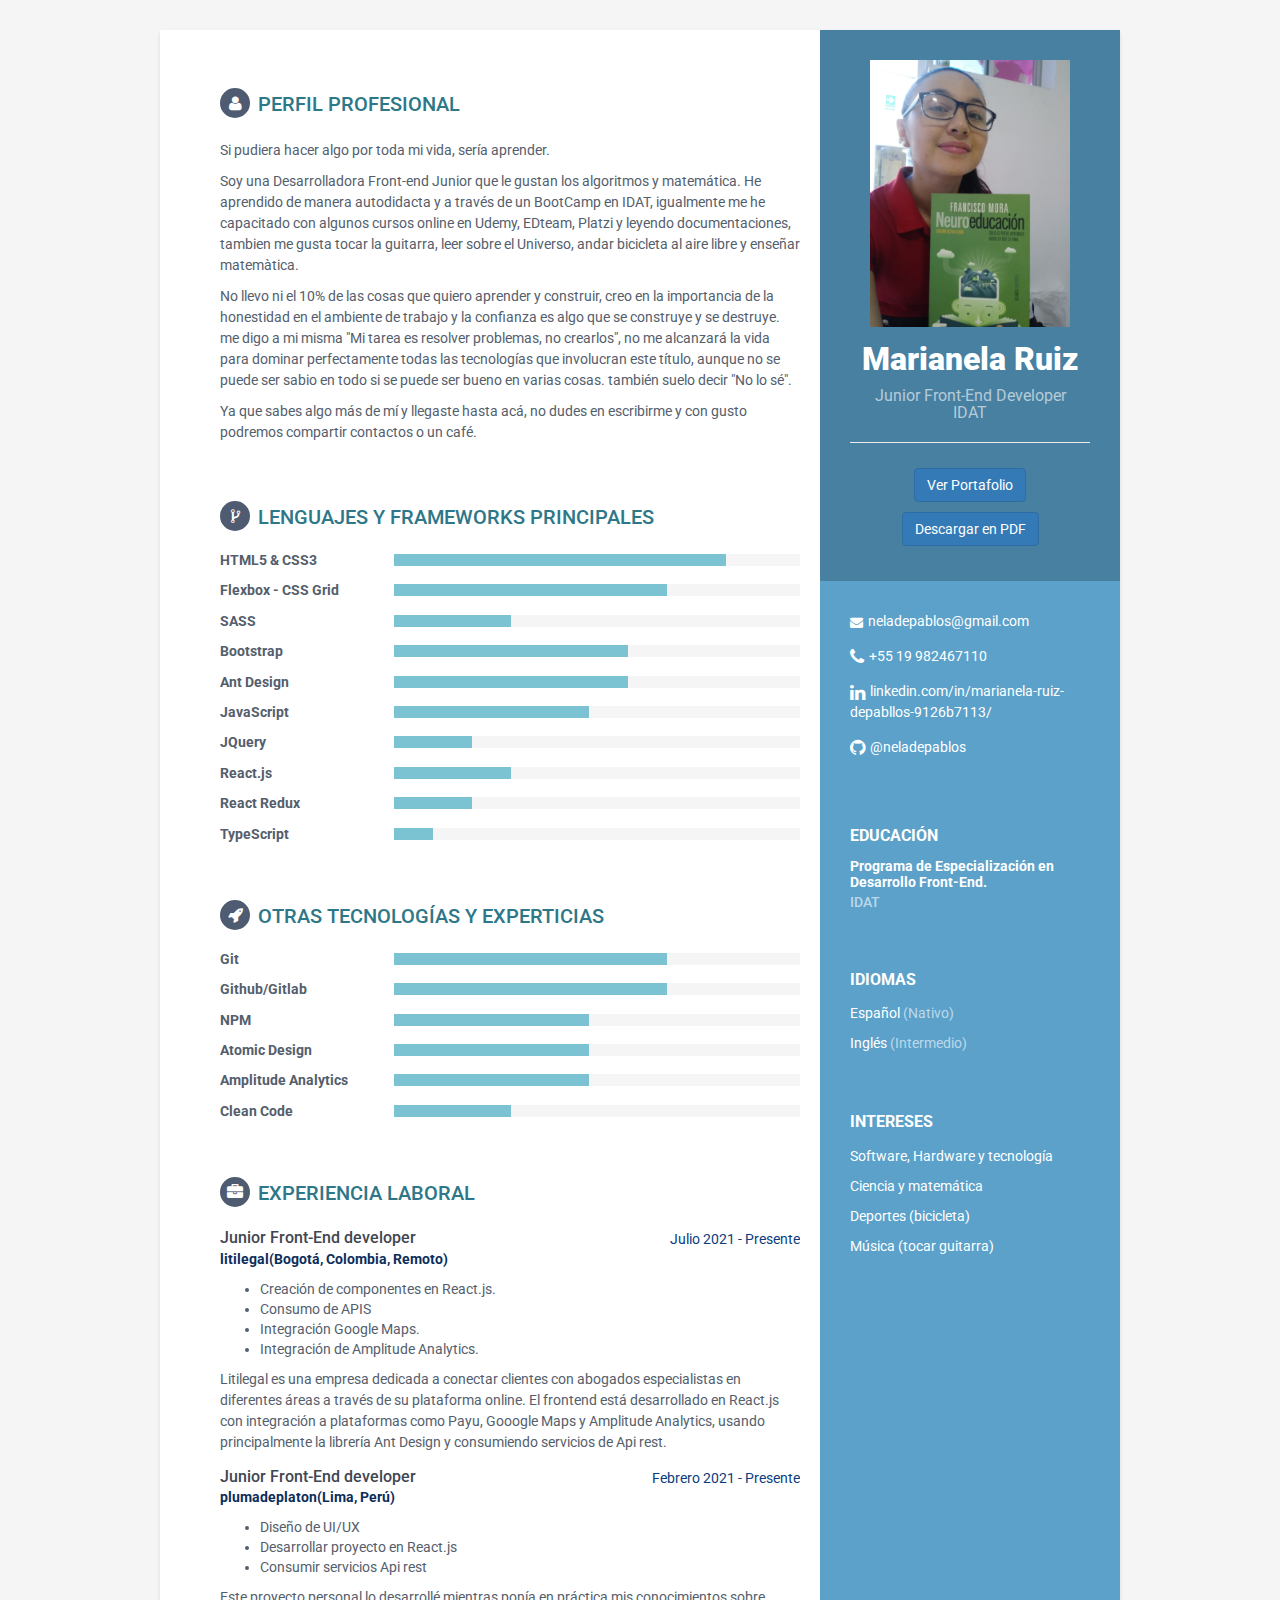
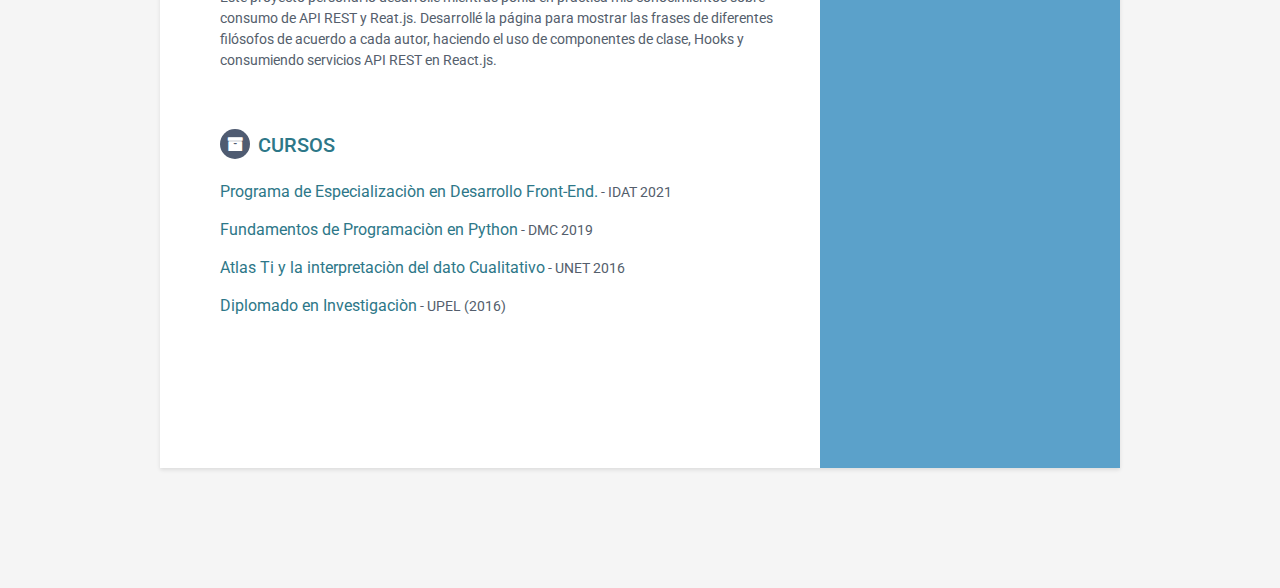
<file: index.html>
<!DOCTYPE html>
<!--[if IE 8]> <html lang="en" class="ie8"> <![endif]-->
<!--[if IE 9]> <html lang="en" class="ie9"> <![endif]-->
<!--[if !IE]><!-->
<html lang="es">
<!--<![endif]-->

<head>
    <title>CV - Marianela Ruiz</title>
    <!-- Meta -->
    <meta charset="utf-8">
    <meta http-equiv="X-UA-Compatible" content="IE=edge">
    <meta name="viewport" content="width=device-width, initial-scale=1.0">
    <meta name="description" content="Responsive HTML5 Resume/CV Template for Developers">
    <meta name="author" content="Xiaoying Riley at 3rd Wave Media">
    <link rel="shortcut icon" href="favicon.ico">
    <link
        href='https://fonts.googleapis.com/css?family=Roboto:400,500,400italic,300italic,300,500italic,700,700italic,900,900italic'
        rel='stylesheet' type='text/css'>
    <!-- Global CSS -->
    <link rel="stylesheet" href="assets/plugins/bootstrap/css/bootstrap.min.css">
    <!-- Plugins CSS -->
    <link rel="stylesheet" href="assets/plugins/font-awesome/css/font-awesome.css">

    <!-- Theme CSS -->
    <link id="theme-style" rel="stylesheet" href="assets/css/styles.css">
    <!-- HTML5 shim and Respond.js for IE8 support of HTML5 elements and media queries -->
    <!--[if lt IE 9]>
      <script src="https://oss.maxcdn.com/html5shiv/3.7.2/html5shiv.min.js"></script>
      <script src="https://oss.maxcdn.com/respond/1.4.2/respond.min.js"></script>
    <![endif]-->
</head>

<body>
    <div class="wrapper">
        <div class="sidebar-wrapper">
            <div class="profile-container">
                <img class="profile" src="assets/images/marianela.jpg" width="200px" alt="" />
                <h1 class="name">Marianela Ruiz</h1>
                <h3 class="tagline">Junior Front-End Developer <br> IDAT</h3>

                <hr>

                <div class="text-center"><a class="btn btn-primary" target="_blank" href="./portfolio/">Ver
                        Portafolio</a></div>

                <div class="text-center"><a class="btn btn-primary" target="_blank"
                        href="./assets/pdf/MarianelaResumeCV.pdf">Descargar en PDF</a></div>
            </div>
            <!--// Perfil-->

            <div class="contact-container container-block">
                <ul class="list-unstyled contact-list">
                    <li class="email"><i class="fa fa-envelope"></i><a href="#">neladepablos@gmail.com</a></li>
                    <li class="phone"><i class="fa fa-phone"></i>+55 19 982467110</li>
                    <li class="linkedin"><i class="fa fa-linkedin"></i><a
                            href="https://www.linkedin.com/in/marianela-ruiz-depablos-9126b7113/"
                            target="_blank">linkedin.com/in/marianela-ruiz-depabllos-9126b7113/</a></li>
                    <li class="github"><i class="fa fa-github"></i><a href="https://github.com/neladepablos"
                            target="_blank">@neladepablos</a></li>

                </ul>
            </div>
            <!--//Contacto-->
            <div class="education-container container-block">
                <h2 class="container-block-title">Educación</h2>
                <div class="item">
                    <h4 class="degree">Programa de Especialización en Desarrollo Front-End.
                    </h4>
                    <h5 class="meta">IDAT</h5>
                    <!-- <div class="time">2020 - 2021</div> <br> -->

                </div>
                <!--//item-->
            </div>
            <!--//Educación y estudios-->

            <div class="languages-container container-block">
                <h2 class="container-block-title">Idiomas</h2>
                <ul class="list-unstyled interests-list">
                    <li>Español <span class="lang-desc">(Nativo)</span></li>
                    <li>Inglés <span class="lang-desc">(Intermedio)</span></li>
                </ul>
            </div>
            <!--//Idiomas-->

            <div class="interests-container container-block">
                <h2 class="container-block-title">Intereses</h2>
                <ul class="list-unstyled interests-list">
                    <li>Software, Hardware y tecnología</li>
                    <li>Ciencia y matemática</li>
                    <li>Deportes (bicicleta)</li>
                    <li>Música (tocar guitarra)</li>
                </ul>
            </div>
            <!--//interests-->

            <!-- 
            <div class="text-center"><a class="btn btn-primary" target="_blank" href="./portfolio/">Ver Portafolio</a></div>

            <div class="text-center"><a class="btn btn-primary" target="_blank" href="./assets/pdf/marianela.pdf">Descargar PDF</a></div> -->


        </div>
        <!--//sidebar-->

        <div class="main-wrapper">


            <section class="section summary-section">
                <h2 class="section-title"><i class="fa fa-user"></i>Perfil Profesional</h2>
                <div class="summary">
                    <p>Si pudiera hacer algo por toda mi vida, sería aprender.</p>
                    <p>Soy una Desarrolladora Front-end Junior que le gustan los algoritmos y matemática. He aprendido
                        de manera autodidacta y a través de un BootCamp en IDAT, igualmente me he capacitado con algunos
                        cursos online en Udemy, EDteam, Platzi y leyendo documentaciones,
                        tambien me gusta tocar la guitarra, leer sobre el Universo, andar bicicleta al aire libre y
                        enseñar matemàtica.

                    </p>

                    <p>No llevo ni el 10% de las cosas que quiero aprender y construir, creo en la importancia de la
                        honestidad en el ambiente de trabajo y la confianza es algo que se construye y se destruye. me
                        digo a mi misma "Mi tarea es resolver problemas,
                        no crearlos", no me alcanzará la vida para dominar perfectamente todas las tecnologías que
                        involucran este título, aunque no se puede ser sabio en todo si se puede ser bueno en varias
                        cosas. también suelo decir "No lo sé".</p>

                    <p>Ya que sabes algo más de mí y llegaste hasta acá, no dudes en escribirme y con gusto podremos
                        compartir contactos o un café.</p>

                </div>
                <!--//resumen-->
            </section>
            <!--//section-->


            <section class="skills-section section">
                <h2 class="section-title"><i class="fa fa-code-fork"></i>Lenguajes y Frameworks Principales</h2>
                <div class="skillset">
                    <div class="item">
                        <h3 class="level-title">HTML5 &amp; CSS3</h3>
                        <div class="level-bar">
                            <div class="level-bar-inner" data-level="85%">
                            </div>
                        </div>
                        <!--//level-bar-->
                    </div>
                    <!--//item-->

                    <!-- <div class="item">
                        <h3 class="level-title">CSS3</h3>
                        <div class="level-bar">
                            <div class="level-bar-inner" data-level="85%">
                            </div>
                        </div>
                       
                    </div> -->
                    <!--//item-->

                    <div class="item">
                        <h3 class="level-title">Flexbox - CSS Grid</h3>
                        <div class="level-bar">
                            <div class="level-bar-inner" data-level="70%">
                            </div>
                        </div>
                        <!--//level-bar-->
                    </div>
                    <!--//item-->

                    <div class="item">
                        <h3 class="level-title">SASS</h3>
                        <div class="level-bar">
                            <div class="level-bar-inner" data-level="30%">
                            </div>
                        </div>
                        <!--//level-bar-->
                    </div>
                    <!--//item-->

                    <div class="item">
                        <h3 class="level-title">Bootstrap</h3>
                        <div class="level-bar">
                            <div class="level-bar-inner" data-level="60%">
                            </div>
                        </div>
                        <!--//level-bar-->
                    </div>
                    <!--//item-->

                    <div class="item">
                        <h3 class="level-title">Ant Design</h3>
                        <div class="level-bar">
                            <div class="level-bar-inner" data-level="60%">
                            </div>
                        </div>
                        <!--//level-bar-->
                    </div>
                    <!--//item-->

                    <div class="item">
                        <h3 class="level-title">JavaScript</h3>
                        <div class="level-bar">
                            <div class="level-bar-inner" data-level="50%">
                            </div>
                        </div>
                        <!--//level-bar-->
                    </div>

                    <div class="item">
                        <h3 class="level-title">JQuery</h3>
                        <div class="level-bar">
                            <div class="level-bar-inner" data-level="20%">
                            </div>
                        </div>
                        <!--//level-bar-->
                    </div>

                    <div class="item">
                        <h3 class="level-title">React.js</h3>
                        <div class="level-bar">
                            <div class="level-bar-inner" data-level="30%">
                            </div>
                        </div>
                        <!--//level-bar-->
                    </div>
                    <!--//item-->

                    <div class="item">
                        <h3 class="level-title">React Redux</h3>
                        <div class="level-bar">
                            <div class="level-bar-inner" data-level="20%">
                            </div>
                        </div>
                        <!--//level-bar-->
                    </div>

                    <!--//item-->

                    <div class="item">
                        <h3 class="level-title">TypeScript</h3>
                        <div class="level-bar">
                            <div class="level-bar-inner" data-level="10%">
                            </div>
                        </div>
                        <!--//level-bar-->
                    </div>



                    <!--//item-->

                    <!-- <div class="item">
                        <h3 class="level-title">Python</h3>
                        <div class="level-bar">
                            <div class="level-bar-inner" data-level="5%">
                            </div>
                        </div>
                       
                    </div> -->
                    <!--//item-->
                </div>
            </section>
            <!--//-Habulidades-->

            <section class="skills-section section">
                <h2 class="section-title"><i class="fa fa-rocket"></i>Otras tecnologías y experticias</h2>
                <div class="skillset">

                    <div class="item">
                        <h3 class="level-title">Git</h3>
                        <div class="level-bar">
                            <div class="level-bar-inner" data-level="70%">
                            </div>
                        </div>
                        <!--//level-bar-->
                    </div>
                    <!--//item-->

                    <div class="item">
                        <h3 class="level-title">Github/Gitlab</h3>
                        <div class="level-bar">
                            <div class="level-bar-inner" data-level="70%">
                            </div>
                        </div>
                        <!--//level-bar-->
                    </div>



                    <div class="item">
                        <h3 class="level-title">NPM</h3>
                        <div class="level-bar">
                            <div class="level-bar-inner" data-level="50%">
                            </div>
                        </div>
                        <!--//level-bar-->
                    </div>
                    <!--//item-->

                    <div class="item">
                        <h3 class="level-title">Atomic Design</h3>
                        <div class="level-bar">
                            <div class="level-bar-inner" data-level="50%">
                            </div>
                        </div>
                        <!--//level-bar-->
                    </div>

                    <!--//item-->

                    <div class="item">
                        <h3 class="level-title">Amplitude Analytics</h3>
                        <div class="level-bar">
                            <div class="level-bar-inner" data-level="50%">
                            </div>
                        </div>
                        <!--//level-bar-->
                    </div>

                    <!--//item-->
                    <div class="item">
                        <h3 class="level-title">Clean Code</h3>
                        <div class="level-bar">
                            <div class="level-bar-inner" data-level="30%">
                            </div>
                        </div>
                        <!--//level-bar-->
                    </div>
                </div>
            </section>


            <!-- -------------------- Experiencia laboral ----------------------- -->

            <section class="section projects-section">
                <h2 class="section-title"><i class="fa fa-briefcase"></i>Experiencia laboral</h2>

                <div class="item">
                    <div class="meta">
                        <div class="upper-row">
                            <h3 class="job-title">Junior Front-End developer</h3>
                            <div class="time">Julio 2021 - Presente</div>
                        </div><!--//upper-row-->
                        <div class="company">litilegal(Bogotá, Colombia, Remoto)</div>
                    </div><!--//meta-->
                    <div class="details">
                        <ul>
                            <li>Creación de componentes en React.js.</li>
                            <li>Consumo de APIS</li>
                            <li>Integración Google Maps. </li>
                            <li>Integración de Amplitude Analytics.</li>

                        </ul>

                        <p>Litilegal es una empresa dedicada a conectar clientes con abogados especialistas en
                            diferentes áreas a través de su plataforma online. El frontend está desarrollado en React.js
                            con integración a plataformas como Payu, Gooogle Maps y Amplitude Analytics, usando
                            principalmente la librería Ant Design y consumiendo servicios de Api rest.</p>
                    </div><!--//details-->
                </div>

                <div class="item">
                    <div class="meta">
                        <div class="upper-row">
                            <h3 class="job-title">Junior Front-End developer</h3>
                            <div class="time">Febrero 2021 - Presente</div>
                        </div><!--//upper-row-->
                        <div class="company">plumadeplaton(Lima, Perú)</div>
                    </div><!--//meta-->
                    <div class="details">
                        <ul>
                            <li>Diseño de UI/UX</li>
                            <li>Desarrollar proyecto en React.js</li>
                            <li>Consumir servicios Api rest</li>

                        </ul>

                        <!-- <p>Realicé de manera remota un trabajo de proyecto personal para dos programadores. Mi
                            experiencia como desarrolladora ha sido interesante y algo retadora, ya que siendo junior en
                            el desarrollo web me solicitaron que hiciera la pàgina con React.js donde al momento no
                            tenía conocimiento de la librería pero decidí tomar el proyecto y aprender de dicha
                            librería. Desarrollé la pàgina para mostrar las frases de diferentes filósofos de acuerdo a
                            cada autor, haciendo el uso de componentes de clase, Hooks y consumiendo servicios API REST.
                        </p> -->
                        <p>Este proyecto personal lo desarrollé mientras ponía en práctica mis conocimientos sobre
                            consumo de API REST y Reat.js. Desarrollé la página para mostrar las frases de diferentes
                            filósofos de acuerdo a cada autor, haciendo el uso de componentes de clase, Hooks y
                            consumiendo servicios API REST en React.js.</p>
                    </div><!--//details-->
                </div>


            </section>
            <!--//-Habulidades-->
            <section class="section projects-section">
                <h2 class="section-title"><i class="fa fa-archive"></i>Cursos</h2>

                <div class="item">
                    <span class="project-title"><a href="#hook">Programa de Especializaciòn en Desarrollo
                            Front-End.</a></span> - <span class="project-tagline">IDAT 2021</span>
                </div>
                <!--//item-->


                <div class="item">
                    <span class="project-title"><a href="#hook">Fundamentos de Programaciòn en Python</a></span> - <span
                        class="project-tagline">DMC 2019</span>
                </div>
                <!--//item-->


                <div class="item">
                    <span class="project-title"><a href="#hook">Atlas Ti y la interpretaciòn del dato
                            Cualitativo</a></span> - <span class="project-tagline">UNET 2016</span>
                </div>
                <!--//item-->

                <!-- <div class="item">
                    <span class="project-title"><a href="#hook" >Pre-Congreso de Ivestigaciòn y Sistematizaciòn de Experiencias
                        Transdisciplinarias para la transformaciòn de la Sociedad
                    </a></span> - <span class="project-tagline">UNET 2016</span>
                </div> -->
                <!--//item-->

                <div class="item">
                    <span class="project-title"><a href="#hook">Diplomado en Investigaciòn</a></span> -
                    <span class="project-tagline">UPEL (2016)</span>
                </div>
                <!--//item-->

                <!-- <div class="item">
                    <span class="project-title"><a href="#hook" >Curso Analista de Programación</a></span> - <span class="project-tagline">Centro Nacional de Computación 2009</span>
                </div> -->
                <!--//item-->
            </section>
            <!--//section-->



        </div>
        <!--//main-body-->
    </div>

    <footer class="footer">
        <div class="text-center">

        </div>
    </footer>
    <!--//footer-->

    <!-- Javascript -->
    <script type="text/javascript" src="assets/plugins/jquery-1.11.3.min.js"></script>
    <script type="text/javascript" src="assets/plugins/bootstrap/js/bootstrap.min.js"></script>
    <!-- custom js -->
    <script type="text/javascript" src="assets/js/main.js"></script>
</body>

</html>
</file>
<file: assets/css/styles.css>
body {
  font-family: 'Roboto', sans-serif;
  color: #545E6C;
  background: #f5f5f5;
  font-size: 14px;
  padding: 30px;
  -webkit-font-smoothing: antialiased;
  -moz-osx-font-smoothing: grayscale;
}
h1,
h2,
h3,
h4,
h5,
h6 {
  font-weight: 700;
}
a {
  color: #2d7788;
  -webkit-transition: all 0.4s ease-in-out;
  -moz-transition: all 0.4s ease-in-out;
  -ms-transition: all 0.4s ease-in-out;
  -o-transition: all 0.4s ease-in-out;
}
a:hover {
  text-decoration: underline;
  color: #1a454f;
}
a:focus {
  text-decoration: none;
}
p {
  line-height: 1.5;
}
.wrapper {
  background: #42A8C0;
  max-width: 960px;
  margin: 0 auto;
  position: relative;
  -webkit-box-shadow: 0px 2px 4px rgba(0, 0, 0, 0.1);
  -moz-box-shadow: 0px 2px 4px rgba(0, 0, 0, 0.1);
  box-shadow: 0px 2px 4px rgba(0, 0, 0, 0.1);
}
.sidebar-wrapper {
  background: #5ba1ca;
  position: absolute;
  right: 0;
  width: 300px;
  height: 100%;
  min-height: 800px;
  color: #fff;
}
.sidebar-wrapper a {
  color: #fff;
}
.sidebar-wrapper .profile-container {
  padding: 30px;
  background: rgba(0, 0, 0, 0.2);
  text-align: center;
  color: #fff;
}
.sidebar-wrapper .name {
  font-size: 32px;
  font-weight: 900;
  margin-top: 0;
  margin-bottom: 10px;
}
.sidebar-wrapper .tagline {
  color: rgba(255, 255, 255, 0.6);
  font-size: 16px;
  font-weight: 400;
  margin-top: 0;
  margin-bottom: 0;
}
.sidebar-wrapper .profile {
  margin-bottom: 15px;
}
.sidebar-wrapper .contact-list .fa {
  margin-right: 5px;
  font-size: 18px;
  vertical-align: middle;
}
.sidebar-wrapper .contact-list li {
  margin-bottom: 15px;
}
.sidebar-wrapper .contact-list li:last-child {
  margin-bottom: 0;
}
.sidebar-wrapper .contact-list .email .fa {
  font-size: 13px;
}
.sidebar-wrapper .container-block {
  padding: 30px;
}
.sidebar-wrapper .container-block-title {
  text-transform: uppercase;
  font-size: 16px;
  font-weight: 700;
  margin-top: 0;
  margin-bottom: 15px;
}
.sidebar-wrapper .degree {
  font-size: 14px;
  margin-top: 0;
  margin-bottom: 5px;
}
.sidebar-wrapper .education-container .item {
  margin-bottom: 15px;
}
.sidebar-wrapper .education-container .item:last-child {
  margin-bottom: 0;
}
.sidebar-wrapper .education-container .meta {
  color: rgba(255, 255, 255, 0.6);
  font-weight: 500;
  margin-bottom: 0px;
  margin-top: 0;
}
.sidebar-wrapper .education-container .time {
  color: rgba(255, 255, 255, 0.6);
  font-weight: 500;
  margin-bottom: 0px;
}
.sidebar-wrapper .languages-container .lang-desc {
  color: rgba(255, 255, 255, 0.6);
}
.sidebar-wrapper .languages-list {
  margin-bottom: 0;
}
.sidebar-wrapper .languages-list li {
  margin-bottom: 10px;
}
.sidebar-wrapper .languages-list li:last-child {
  margin-bottom: 0;
}
.sidebar-wrapper .interests-list {
  margin-bottom: 0;
}
.sidebar-wrapper .interests-list li {
  margin-bottom: 10px;
}
.sidebar-wrapper .interests-list li:last-child {
  margin-bottom: 0;
}
.main-wrapper {
  background: #fff;
  padding: 60px;
  padding-right: 320px;
  padding-bottom: 90px;
}
.main-wrapper .section-title {
  text-transform: uppercase;
  font-size: 20px;
  font-weight: 500;
  color: #2d7788;
  position: relative;
  margin-top: 0;
  margin-bottom: 20px;
}
.main-wrapper .section-title .fa {
  width: 30px;
  height: 30px;
  margin-right: 8px;
  display: inline-block;
  color: #fff;
  -webkit-border-radius: 50%;
  -moz-border-radius: 50%;
  -ms-border-radius: 50%;
  -o-border-radius: 50%;
  border-radius: 50%;
  -moz-background-clip: padding;
  -webkit-background-clip: padding-box;
  background-clip: padding-box;
  background: #4f5b71;
  text-align: center;
  padding-top: 8px;
  font-size: 16px;
  position: relative;
  top: -2px;
}
.main-wrapper .section {
  margin-bottom: 60px;
}
.main-wrapper .experiences-section .item {
  margin-bottom: 30px;
}
.main-wrapper .upper-row {
  position: relative;
  overflow: hidden;
  margin-bottom: 2px;
}
.main-wrapper .job-title {
  color: #3F4650;
  font-size: 16px;
  margin-top: 0;
  margin-bottom: 0;
  font-weight: 500;
}
.main-wrapper .time {
  position: absolute;
  right: 0;
  top: 0;
  color: #0A3C7E;
}
.main-wrapper .company {
  margin-bottom: 10px;
  color: #0C2E5A;
  font-weight: bold;
}
.main-wrapper .project-title {
  font-size: 16px;
  font-weight: 400;
  margin-top: 0;
  margin-bottom: 5px;
}
.main-wrapper .projects-section .intro {
  margin-bottom: 30px;
}
.main-wrapper .projects-section .item {
  margin-bottom: 15px;
}

.main-wrapper .projects-section .item a {
  text-decoration: none;  
}
.skillset .item {
  margin-bottom: 15px;
  overflow: hidden;
}
.skillset .level-title {
  font-size: 14px;
  margin-top: 0;
  margin-bottom: 12px;
}
.skillset .level-bar {
  height: 12px;
  background: #f5f5f5;
}
.skillset .level-bar-inner {
  height: 12px;
  background: #7bc2d3;
}
.footer {
  padding: 30px;
  padding-top: 60px;
}
.footer .copyright {
  line-height: 1.6;
  color: #545E6C;
  font-size: 13px;
}
.footer .fa-heart {
  color: #fb866a;
}

@media (max-width: 767px) {
  .sidebar-wrapper {
    position: static;
    width: inherit;
  }
  .main-wrapper {
    padding: 30px;
  }
  .main-wrapper .time {
    position: static;
    display: block;
    margin-top: 5px;
  }
  .main-wrapper .upper-row {
    margin-bottom: 0;
  }
}

@media (min-width: 992px) {
  .skillset .level-title {
    display: inline-block;
    float: left;
    width: 30%;
    margin-bottom: 0;
  }
  .skillset .level-bar {
    display: inline-block;
    width: 70%;
    float: left;
    position: relative;
    top: 1px;
  }
}

.btn{
  margin: 5px;
}
</file>
